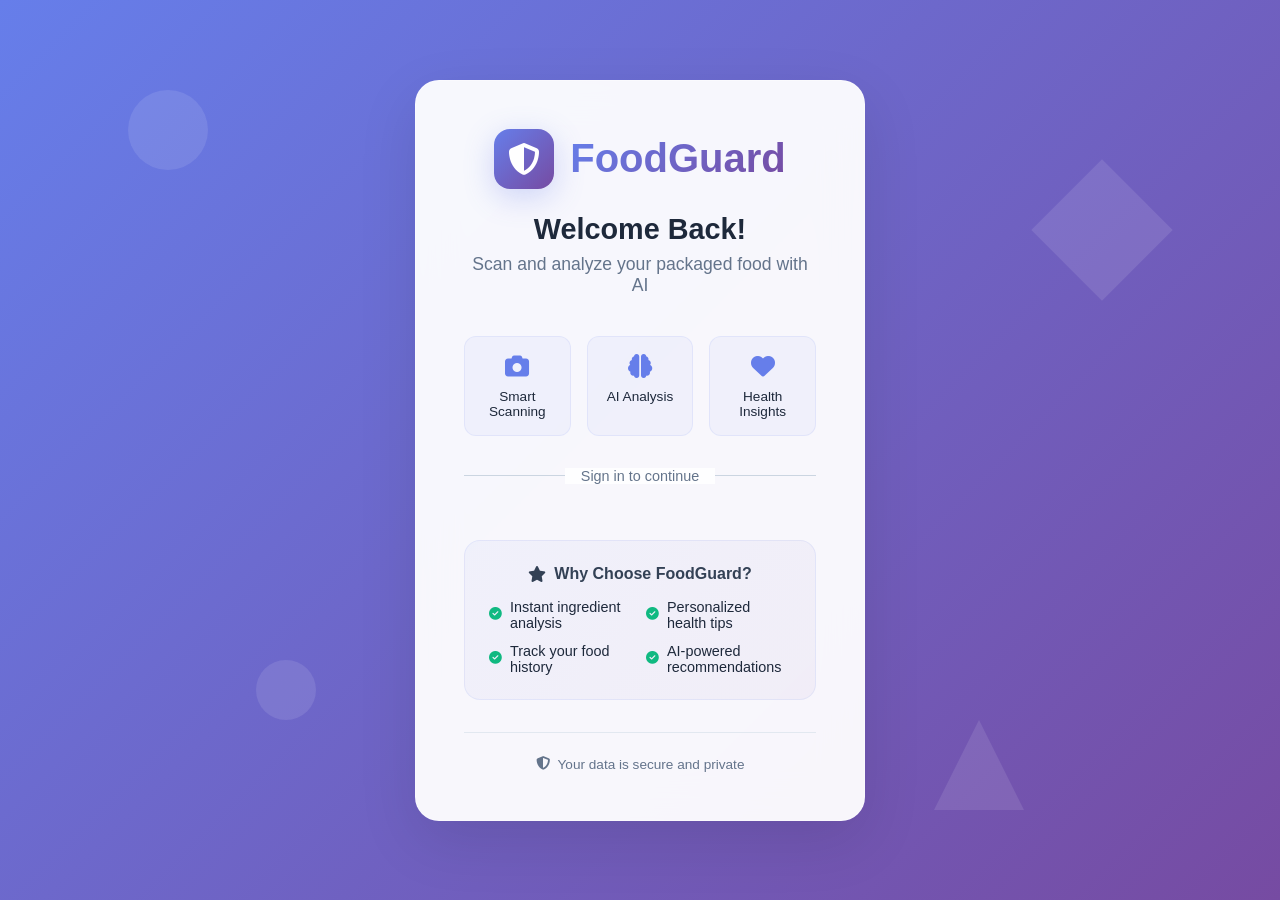
<file: index.html>
<!DOCTYPE html>
<html lang="en">
<head>
  <meta charset="UTF-8">
  <meta name="viewport" content="width=device-width, initial-scale=1.0">
  <title>FoodGuard Login</title>
  <link href="https://cdnjs.cloudflare.com/ajax/libs/font-awesome/6.4.0/css/all.min.css" rel="stylesheet">
  <!-- Google Identity Services -->
  <script src="https://accounts.google.com/gsi/client" async defer></script>
  <style>
    * {
      margin: 0;
      padding: 0;
      box-sizing: border-box;
    }

    :root {
      --primary: #667eea;
      --secondary: #764ba2;
      --success: #10b981;
      --warning: #f59e0b;
      --danger: #ef4444;
      --gray-100: #f1f5f9;
      --gray-200: #e2e8f0;
      --gray-300: #cbd5e1;
      --gray-500: #64748b;
      --gray-700: #334155;
      --gray-800: #1e293b;
    }

    body {
      font-family: 'Inter', -apple-system, BlinkMacSystemFont, 'Segoe UI', Roboto, sans-serif;
      background: linear-gradient(135deg, #667eea 0%, #764ba2 100%);
      min-height: 100vh;
      display: flex;
      align-items: center;
      justify-content: center;
      color: var(--gray-800);
      position: relative;
      overflow: hidden;
    }

    /* Animated Background Elements */
    .bg-animation {
      position: absolute;
      width: 100%;
      height: 100%;
      overflow: hidden;
      z-index: 0;
    }

    .floating-shape {
      position: absolute;
      opacity: 0.1;
      animation: float 6s ease-in-out infinite;
    }

    .shape-1 {
      top: 10%;
      left: 10%;
      width: 80px;
      height: 80px;
      background: white;
      border-radius: 50%;
      animation-delay: 0s;
    }

    .shape-2 {
      top: 20%;
      right: 10%;
      width: 100px;
      height: 100px;
      background: white;
      transform: rotate(45deg);
      animation-delay: 2s;
    }

    .shape-3 {
      bottom: 20%;
      left: 20%;
      width: 60px;
      height: 60px;
      background: white;
      border-radius: 50%;
      animation-delay: 4s;
    }

    .shape-4 {
      bottom: 10%;
      right: 20%;
      width: 90px;
      height: 90px;
      background: white;
      clip-path: polygon(50% 0%, 0% 100%, 100% 100%);
      animation-delay: 1s;
    }

    @keyframes float {
      0%, 100% { transform: translateY(0px) rotate(0deg); }
      33% { transform: translateY(-20px) rotate(120deg); }
      66% { transform: translateY(10px) rotate(240deg); }
    }

    /* Main Container */
    .login-container {
      background: rgba(255, 255, 255, 0.95);
      -webkit-backdrop-filter: blur(20px);
      backdrop-filter: blur(20px);
      border-radius: 24px;
      padding: 3rem;
      box-shadow: 0 20px 60px rgba(0, 0, 0, 0.1);
      border: 1px solid rgba(255, 255, 255, 0.3);
      text-align: center;
      max-width: 450px;
      width: 90%;
      position: relative;
      z-index: 1;
      animation: slideInUp 0.8s ease;
    }

    @keyframes slideInUp {
      from {
        opacity: 0;
        transform: translateY(30px);
      }
      to {
        opacity: 1;
        transform: translateY(0);
      }
    }

    /* Header */
    .header {
      margin-bottom: 2.5rem;
    }

    .logo {
      display: flex;
      align-items: center;
      justify-content: center;
      gap: 1rem;
      margin-bottom: 1.5rem;
    }

    .logo-icon {
      width: 60px;
      height: 60px;
      background: linear-gradient(135deg, var(--primary), var(--secondary));
      border-radius: 16px;
      display: flex;
      align-items: center;
      justify-content: center;
      color: white;
      font-size: 2rem;
      box-shadow: 0 8px 30px rgba(102, 126, 234, 0.3);
      animation: pulse 2s infinite;
    }

    @keyframes pulse {
      0%, 100% { transform: scale(1); }
      50% { transform: scale(1.05); }
    }

    .logo-text {
      font-size: 2.5rem;
      font-weight: 800;
      background: linear-gradient(135deg, var(--primary), var(--secondary));
      -webkit-background-clip: text;
      -webkit-text-fill-color: transparent;
      background-clip: text;
    }

    .welcome-title {
      font-size: 1.8rem;
      font-weight: 700;
      color: var(--gray-800);
      margin-bottom: 0.5rem;
    }

    .welcome-subtitle {
      font-size: 1.1rem;
      color: var(--gray-500);
      font-weight: 400;
    }

    /* Features Grid */
    .features {
      display: grid;
      grid-template-columns: repeat(3, 1fr);
      gap: 1rem;
      margin: 2rem 0;
    }

    .feature {
      padding: 1rem;
      background: rgba(102, 126, 234, 0.05);
      border-radius: 12px;
      border: 1px solid rgba(102, 126, 234, 0.1);
      transition: all 0.3s ease;
    }

    .features .feature {
      opacity: 0; /* Initially hidden for animation */
    }

    .feature:hover {
      transform: translateY(-4px);
      box-shadow: 0 8px 25px rgba(102, 126, 234, 0.1);
      border-color: var(--primary);
    }

    .feature-icon {
      font-size: 1.5rem;
      color: var(--primary);
      margin-bottom: 0.5rem;
    }

    .feature-text {
      font-size: 0.85rem;
      color: var(--gray-600);
      font-weight: 500;
    }

    /* Google Login Button Container */
    .login-section {
      margin: 2rem 0;
    }

    .login-divider {
      display: flex;
      align-items: center;
      margin: 1.5rem 0;
      color: var(--gray-500);
      font-size: 0.9rem;
    }

    .login-divider::before,
    .login-divider::after {
      content: '';
      flex: 1;
      height: 1px;
      background: var(--gray-300);
    }

    .login-divider span {
      padding: 0 1rem;
      background: rgba(255, 255, 255, 0.95);
    }

    /* Custom Google Button Styling */
    .google-login-wrapper {
      display: flex;
      justify-content: center;
      margin: 1.5rem 0;
    }

    /* Override Google button styles */
    .g_id_signin {
      margin: 0 auto;
    }

    .g_id_signin > div {
      border-radius: 12px !important;
      box-shadow: 0 8px 25px rgba(0, 0, 0, 0.1) !important;
      transition: all 0.3s ease !important;
    }

    .g_id_signin > div:hover {
      transform: translateY(-2px) !important;
      box-shadow: 0 12px 35px rgba(0, 0, 0, 0.15) !important;
    }

    /* Benefits Section */
    .benefits {
      background: linear-gradient(135deg, rgba(102, 126, 234, 0.05), rgba(118, 75, 162, 0.05));
      border-radius: 16px;
      padding: 1.5rem;
      margin-top: 2rem;
      border: 1px solid rgba(102, 126, 234, 0.1);
    }

    .benefits-title {
      font-size: 1rem;
      font-weight: 600;
      color: var(--gray-700);
      margin-bottom: 1rem;
      display: flex;
      align-items: center;
      justify-content: center;
      gap: 0.5rem;
    }

    .benefits-list {
      display: grid;
      grid-template-columns: 1fr 1fr;
      gap: 0.75rem;
      text-align: left;
    }

    .benefit-item {
      display: flex;
      align-items: center;
      gap: 0.5rem;
      font-size: 0.9rem;
      color: var(--gray-600);
    }

    .benefit-icon {
      color: var(--success);
      font-size: 0.8rem;
    }

    /* Footer */
    .footer {
      margin-top: 2rem;
      padding-top: 1.5rem;
      border-top: 1px solid var(--gray-200);
      font-size: 0.85rem;
      color: var(--gray-500);
      display: flex;
      align-items: center;
      justify-content: center;
      gap: 0.5rem;
    }

    /* Loading Animation */
    .loading {
      display: none;
      position: absolute;
      top: 0;
      left: 0;
      right: 0;
      bottom: 0;
      background: rgba(255, 255, 255, 0.9);
      border-radius: 24px;
      -webkit-backdrop-filter: blur(8px);
      backdrop-filter: blur(8px);
      align-items: center;
      justify-content: center;
      flex-direction: column;
      z-index: 10;
    }

    .loading-spinner {
      width: 40px;
      height: 40px;
      border: 3px solid var(--gray-300);
      border-top: 3px solid var(--primary);
      border-radius: 50%;
      animation: spin 1s linear infinite;
      margin-bottom: 1rem;
    }

    @keyframes spin {
      0% { transform: rotate(0deg); }
      100% { transform: rotate(360deg); }
    }

    /* Responsive Design */
    @media (max-width: 768px) {
      .login-container {
        padding: 2rem;
        margin: 1rem;
      }

      .logo-text {
        font-size: 2rem;
      }

      .welcome-title {
        font-size: 1.5rem;
      }

      .features {
        grid-template-columns: 1fr;
        gap: 0.75rem;
      }

      .benefits-list {
        grid-template-columns: 1fr;
      }
    }

    /* Hover Effects */
    .login-container:hover {
      transform: translateY(-2px);
      box-shadow: 0 25px 70px rgba(0, 0, 0, 0.15);
    }

    /* Accessibility */
    @media (prefers-reduced-motion: reduce) {
      * {
        animation-duration: 0.01ms !important;
        animation-iteration-count: 1 !important;
        transition-duration: 0.01ms !important;
      }
    }

    /* Login Notification */
    .login-notification {
      position: fixed;
      top: 2rem;
      left: 50%;
      transform: translate(-50%, -20px);
      background: white;
      padding: 1rem 1.5rem;
      border-radius: 12px;
      box-shadow: 0 8px 30px rgba(0,0,0,0.1);
      z-index: 2000;
      display: flex;
      align-items: center;
      gap: 0.75rem;
      font-weight: 500;
      border-left: 4px solid var(--danger);
      color: var(--danger);
      opacity: 0;
      transition: opacity 0.3s ease, transform 0.3s ease;
      visibility: hidden;
    }
  </style>
</head>
<body>

  <!-- Animated Background -->
  <div class="bg-animation">
    <div class="floating-shape shape-1"></div>
    <div class="floating-shape shape-2"></div>
    <div class="floating-shape shape-3"></div>
    <div class="floating-shape shape-4"></div>
  </div>

  <!-- Main Container -->
  <main class="login-container">
    <!-- Loading Overlay -->
    <div class="loading" id="loadingOverlay">
      <div class="loading-spinner"></div>
      <p>Setting up your account...</p>
    </div>

    <!-- Header -->
    <header class="header">
      <div class="logo">
        <div class="logo-icon">
          <i class="fas fa-shield-alt"></i>
        </div>
        <div class="logo-text">FoodGuard</div>
      </div>
      <h1 class="welcome-title">Welcome Back!</h1>
      <p class="welcome-subtitle">Scan and analyze your packaged food with AI</p>
    </header>

    <!-- Features -->
    <div class="features">
      <div class="feature">
        <div class="feature-icon">
          <i class="fas fa-camera"></i>
        </div>
        <div class="feature-text">Smart Scanning</div>
      </div>
      <div class="feature">
        <div class="feature-icon">
          <i class="fas fa-brain"></i>
        </div>
        <div class="feature-text">AI Analysis</div>
      </div>
      <div class="feature">
        <div class="feature-icon">
          <i class="fas fa-heart"></i>
        </div>
        <div class="feature-text">Health Insights</div>
      </div>
    </div>

    <!-- Login Section -->
    <div class="login-section">
      <div class="login-divider">
        <span>Sign in to continue</span>
      </div>

      <!-- Google Login Button -->
      <div class="google-login-wrapper">
        <div id="g_id_onload"
          data-client_id="207378004757-3s0edc2t9es07n1d49e4so2hmh00p45s.apps.googleusercontent.com"
          data-context="signin"
          data-ux_mode="popup"
          data-callback="handleGoogleLogin"
          data-auto_prompt="false">
        </div>

        <div class="g_id_signin"
          data-type="standard"
          data-shape="pill"
          data-theme="outline"
          data-text="signin_with"
          data-size="large"
          data-logo_alignment="left">
        </div>
      </div>
    </div>

    <!-- Benefits -->
    <div class="benefits">
      <div class="benefits-title">
        <i class="fas fa-star"></i>
        Why Choose FoodGuard?
      </div>
      <div class="benefits-list">
        <div class="benefit-item">
          <i class="fas fa-check-circle benefit-icon"></i>
          <span>Instant ingredient analysis</span>
        </div>
        <div class="benefit-item">
          <i class="fas fa-check-circle benefit-icon"></i>
          <span>Personalized health tips</span>
        </div>
        <div class="benefit-item">
          <i class="fas fa-check-circle benefit-icon"></i>
          <span>Track your food history</span>
        </div>
        <div class="benefit-item">
          <i class="fas fa-check-circle benefit-icon"></i>
          <span>AI-powered recommendations</span>
        </div>
      </div>
    </div>

    <!-- Footer -->
    <footer class="footer">
      <i class="fas fa-shield-alt"></i>
      <span>Your data is secure and private</span>
    </footer>
  </main>

  <script>
    function handleGoogleLogin(response) {
      // Show loading
      document.getElementById('loadingOverlay').style.display = 'flex';
      
      const data = parseJwt(response.credential);
      
      if (!data) {
        console.error("Could not decode user data from Google.");
        showNotification("Login failed. Could not verify your identity.", "error");
        document.getElementById('loadingOverlay').style.display = 'none';
        return;
      }

      // Save only name and picture
      localStorage.setItem("userName", data.name || "");
      localStorage.setItem("userPicture", data.picture || "");
      
      // Add a slight delay for better UX
      setTimeout(() => {
        // Redirect to profile page
        window.location.href = "profile.html";
      }, 1500);
    }

    // Decode Google JWT in a robust way
    function parseJwt(token) {
      try {
        const base64Url = token.split('.')[1];
        let base64 = base64Url.replace(/-/g, '+').replace(/_/g, '/');
        // Add padding if missing, as atob requires it
        const pad = base64.length % 4;
        if (pad) {
          if (pad === 1) throw new Error('InvalidLengthError: JWT base64url string is the wrong length to determine padding');
          base64 += new Array(5 - pad).join('=');
        }
        const jsonPayload = decodeURIComponent(atob(base64).split('').map(function(c) {
            return '%' + ('00' + c.charCodeAt(0).toString(16)).slice(-2);
        }).join(''));
        return JSON.parse(jsonPayload);
      } catch (e) {
        console.error("Failed to parse JWT:", e);
        return null;
      }
    }

    // Simple notification function for login feedback
    function showNotification(message, type = 'error') {
      const notification = document.createElement('div');
      notification.className = 'login-notification';
      notification.innerHTML = `<i class="fas fa-times-circle"></i> ${message}`;
      document.body.appendChild(notification);

      // Animate in
      setTimeout(() => {
        notification.style.visibility = 'visible';
        notification.style.opacity = '1';
        notification.style.transform = 'translate(-50%, 0)';
      }, 10);

      // Animate out and remove after a delay
      setTimeout(() => {
        notification.style.opacity = '0';
        notification.style.transform = 'translate(-50%, -20px)';
        notification.addEventListener('transitionend', () => notification.remove());
      }, 4000);
    }

    // Add some interactive effects
    document.addEventListener('DOMContentLoaded', function() {
      // Animate features on hover
      const features = document.querySelectorAll('.feature');
      features.forEach((feature, index) => {
        feature.style.animationDelay = `${index * 0.1}s`;
        feature.style.animation = 'slideInUp 0.6s ease forwards';
      });

      // Add click effect to benefits
      const benefits = document.querySelectorAll('.benefit-item');
      benefits.forEach(benefit => {
        benefit.addEventListener('click', function() {
          this.style.transform = 'scale(1.05)';
          setTimeout(() => {
            this.style.transform = 'scale(1)';
          }, 200);
        });
      });
    });

  </script>

</body>
</html>
</file>
